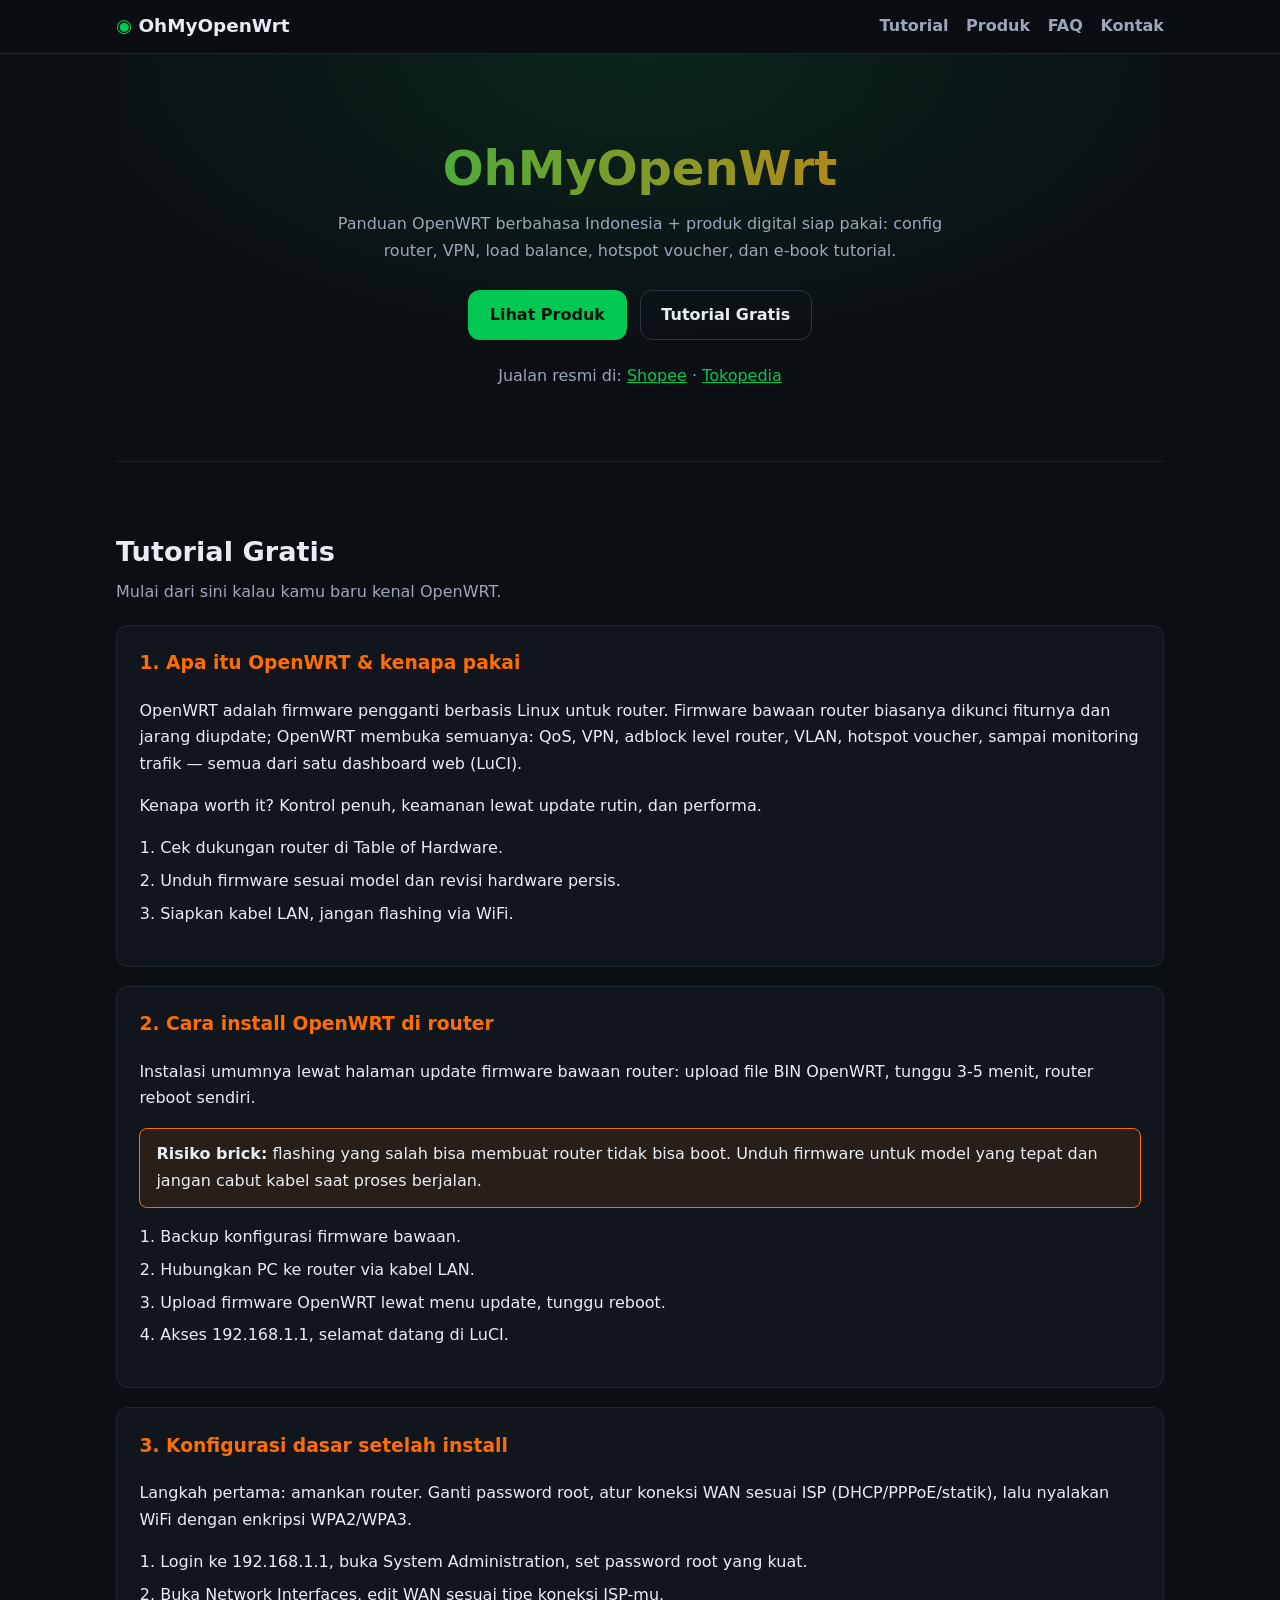
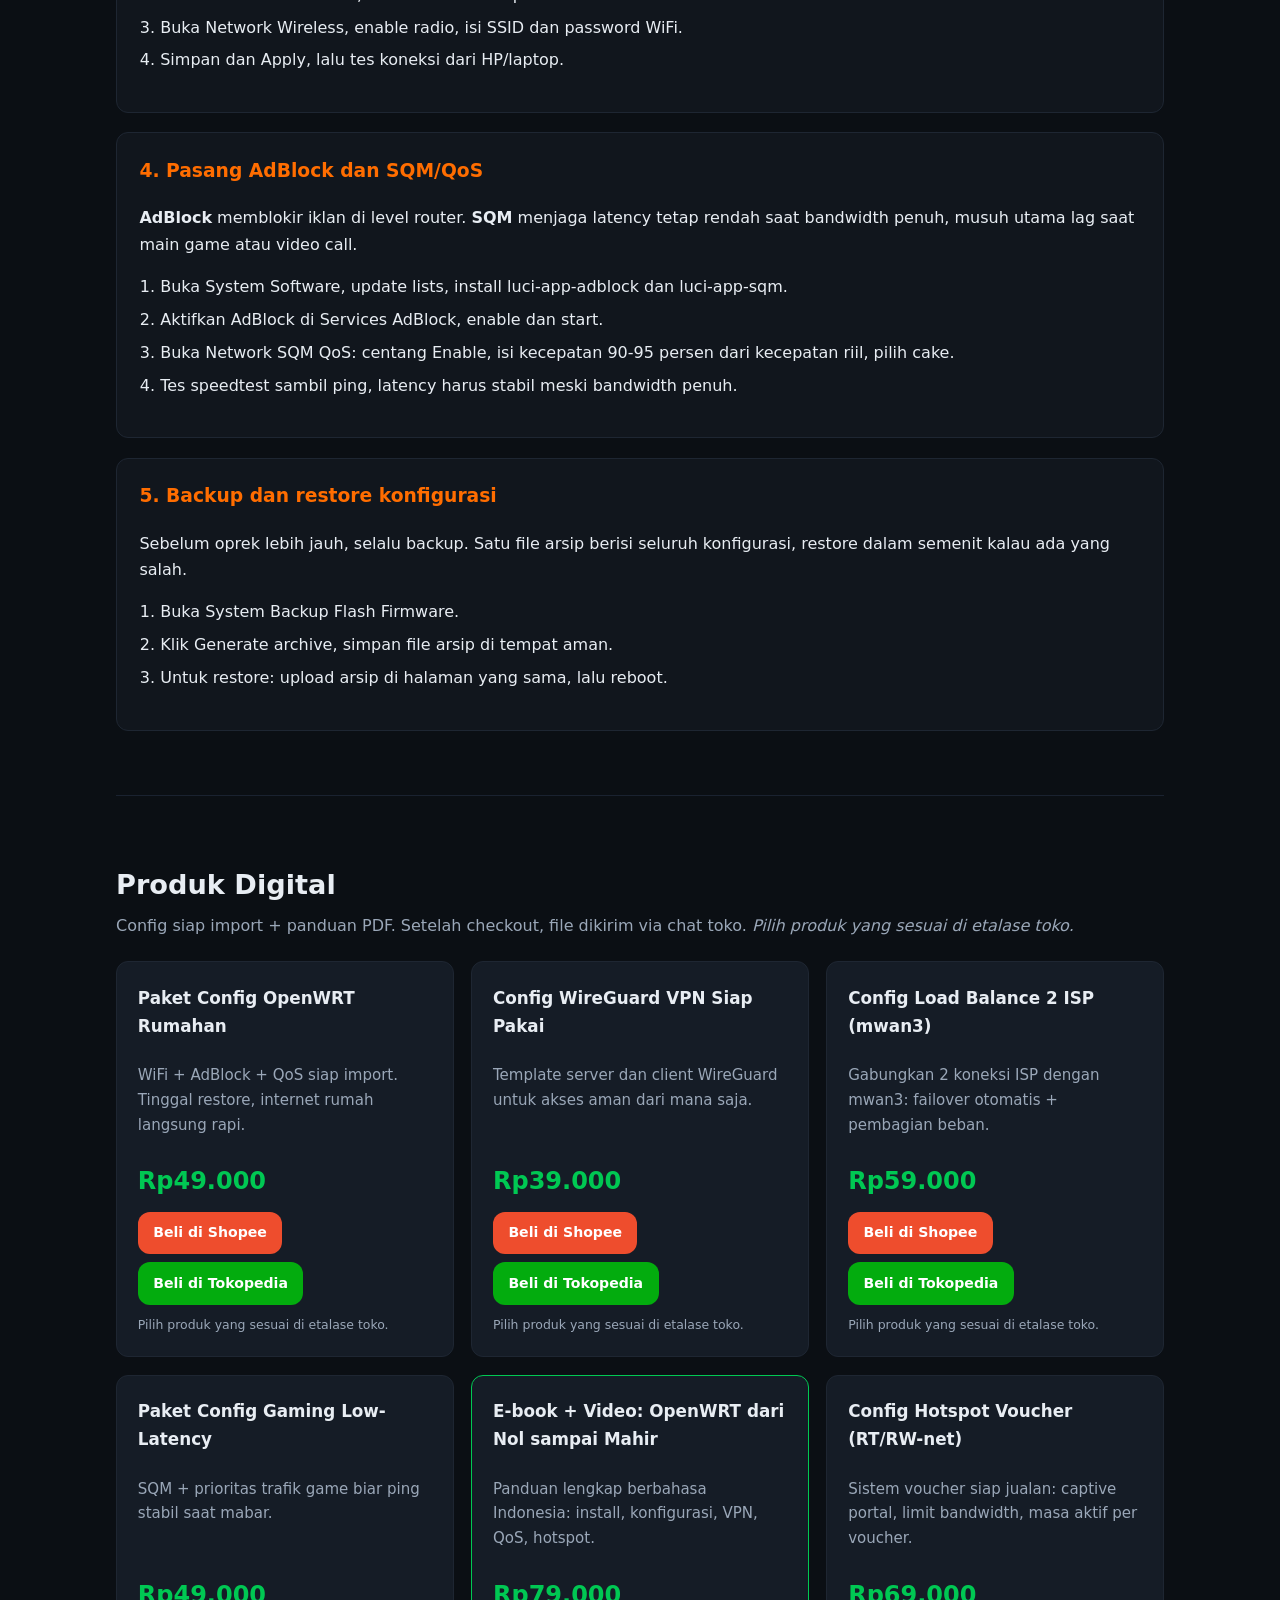
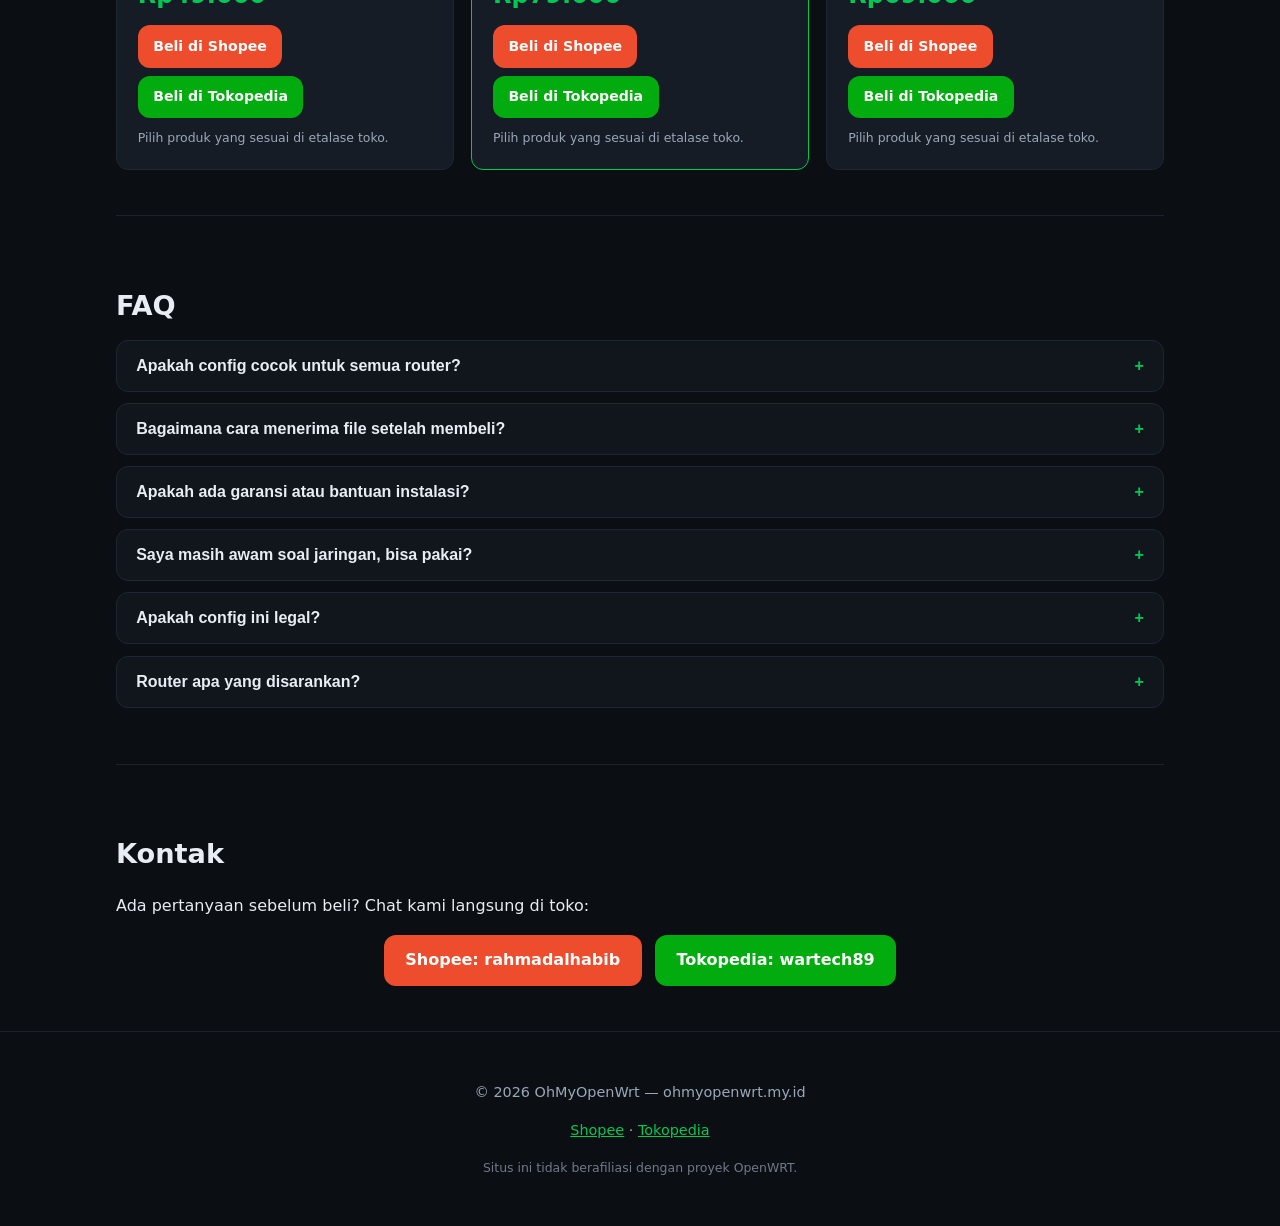
<file: index.html>
<!DOCTYPE html>
<html lang="id">
<head>
<meta charset="UTF-8">
<meta name="viewport" content="width=device-width, initial-scale=1.0">
<title>OhMyOpenWrt — Panduan & Produk Digital OpenWRT Bahasa Indonesia</title>
<meta name="description" content="OhMyOpenWrt: panduan OpenWRT berbahasa Indonesia + produk digital siap pakai — config router, VPN, load balance, hotspot voucher, dan e-book tutorial.">
<meta name="robots" content="index, follow">
<meta name="theme-color" content="#0d1117">
<link rel="canonical" href="https://ohmyopenwrt.my.id/">
<link rel="alternate" hreflang="id" href="https://ohmyopenwrt.my.id/">
<meta property="og:type" content="website">
<meta property="og:site_name" content="OhMyOpenWrt">
<meta property="og:locale" content="id_ID">
<meta property="og:title" content="OhMyOpenWrt — Panduan & Produk Digital OpenWRT">
<meta property="og:description" content="Tutorial OpenWRT gratis + config siap pakai: rumahan, gaming, VPN, load balance 2 ISP, hotspot voucher.">
<meta property="og:url" content="https://ohmyopenwrt.my.id/">
<meta property="og:image" content="https://ohmyopenwrt.my.id/og-image.jpg">
<meta property="og:image:width" content="2240">
<meta property="og:image:height" content="1120">
<meta property="og:image:alt" content="OhMyOpenWrt — Panduan & Produk Digital OpenWRT Bahasa Indonesia">
<meta name="twitter:card" content="summary_large_image">
<meta name="twitter:title" content="OhMyOpenWrt — Panduan & Produk Digital OpenWRT">
<meta name="twitter:description" content="Tutorial OpenWRT gratis + config siap pakai: rumahan, gaming, VPN, load balance 2 ISP, hotspot voucher.">
<meta name="twitter:image" content="https://ohmyopenwrt.my.id/og-image.jpg">
<link rel="stylesheet" href="styles.css">
<script type="application/ld+json">
{"@context":"https://schema.org","@graph":[
{"@type":"Organization","name":"OhMyOpenWrt","url":"https://ohmyopenwrt.my.id/","logo":"https://ohmyopenwrt.my.id/og-image.jpg","sameAs":["https://shopee.co.id/rahmadalhabib","https://www.tokopedia.com/wartech89"]},
{"@type":"WebSite","name":"OhMyOpenWrt","url":"https://ohmyopenwrt.my.id/","inLanguage":"id"},
{"@type":"WebPage","name":"OhMyOpenWrt — Panduan & Produk Digital OpenWRT Bahasa Indonesia","url":"https://ohmyopenwrt.my.id/","inLanguage":"id","description":"Panduan OpenWRT berbahasa Indonesia + produk digital siap pakai: config router, VPN, load balance, hotspot voucher, dan e-book tutorial."},
{"@type":"ItemList","name":"Produk Digital OpenWRT","itemListElement":[
{"@type":"ListItem","position":1,"item":{"@type":"Product","name":"Paket Config OpenWRT Rumahan","description":"WiFi + AdBlock + QoS siap import untuk internet rumah.","url":"https://ohmyopenwrt.my.id/#produk","offers":{"@type":"Offer","price":"49000","priceCurrency":"IDR","availability":"https://schema.org/InStock"}}},
{"@type":"ListItem","position":2,"item":{"@type":"Product","name":"Config WireGuard VPN Siap Pakai","description":"Template server dan client WireGuard untuk akses aman dari mana saja.","url":"https://ohmyopenwrt.my.id/#produk","offers":{"@type":"Offer","price":"39000","priceCurrency":"IDR","availability":"https://schema.org/InStock"}}},
{"@type":"ListItem","position":3,"item":{"@type":"Product","name":"Config Load Balance 2 ISP","description":"Gabungkan 2 koneksi ISP dengan mwan3: failover otomatis + pembagian beban.","url":"https://ohmyopenwrt.my.id/#produk","offers":{"@type":"Offer","price":"59000","priceCurrency":"IDR","availability":"https://schema.org/InStock"}}},
{"@type":"ListItem","position":4,"item":{"@type":"Product","name":"Paket Config Gaming Low-Latency","description":"SQM + prioritas trafik game biar ping stabil saat mabar.","url":"https://ohmyopenwrt.my.id/#produk","offers":{"@type":"Offer","price":"49000","priceCurrency":"IDR","availability":"https://schema.org/InStock"}}},
{"@type":"ListItem","position":5,"item":{"@type":"Product","name":"E-book + Video Tutorial OpenWRT","description":"Panduan lengkap berbahasa Indonesia: install, konfigurasi, VPN, QoS, hotspot.","url":"https://ohmyopenwrt.my.id/#produk","offers":{"@type":"Offer","price":"79000","priceCurrency":"IDR","availability":"https://schema.org/InStock"}}},
{"@type":"ListItem","position":6,"item":{"@type":"Product","name":"Config Hotspot Voucher RT/RW-net","description":"Sistem voucher siap jualan: captive portal, limit bandwidth, masa aktif per voucher.","url":"https://ohmyopenwrt.my.id/#produk","offers":{"@type":"Offer","price":"69000","priceCurrency":"IDR","availability":"https://schema.org/InStock"}}}]},
{"@type":"FAQPage","mainEntity":[
{"@type":"Question","name":"Apakah config cocok untuk semua router?","acceptedAnswer":{"@type":"Answer","text":"Config dibuat untuk OpenWRT versi stabil terbaru dan cocok untuk kebanyakan router yang didukung OpenWRT. Kami bantu penyesuaian via chat toko bila perlu."}},
{"@type":"Question","name":"Bagaimana cara menerima file setelah membeli?","acceptedAnswer":{"@type":"Answer","text":"Setelah pembayaran terverifikasi, file dikirim via chat Shopee/Tokopedia dalam bentuk ZIP berisi file backup config + panduan PDF."}},
{"@type":"Question","name":"Apakah ada garansi atau bantuan instalasi?","acceptedAnswer":{"@type":"Answer","text":"Ya. Setiap pembelian mendapat garansi file 7 hari dan bantuan instalasi via chat toko sampai config berjalan."}},
{"@type":"Question","name":"Saya masih awam soal jaringan, bisa pakai?","acceptedAnswer":{"@type":"Answer","text":"Bisa. Setiap paket dilengkapi panduan restore langkah-demi-langkah berbahasa Indonesia."}},
{"@type":"Question","name":"Apakah config ini legal?","acceptedAnswer":{"@type":"Answer","text":"Ya, OpenWRT berlisensi GPL dan config yang dijual adalah karya original."}},
{"@type":"Question","name":"Router apa yang disarankan?","acceptedAnswer":{"@type":"Answer","text":"Disarankan router dengan RAM minimal 128MB agar semua fitur berjalan lancar."}}]}]}
</script>
</head>
<body>
<header class="site-header"><nav class="nav">
<a class="brand" href="#top">OhMyOpenWrt</a>
<button class="nav-toggle" aria-label="Buka menu">☰</button>
<div class="nav-links">
<a href="#tutorial">Tutorial</a><a href="#produk">Produk</a><a href="#faq">FAQ</a><a href="#kontak">Kontak</a>
</div></nav></header>
<main id="top">
<section class="hero">
<h1>OhMyOpenWrt</h1>
<p class="tagline">Panduan OpenWRT berbahasa Indonesia + produk digital siap pakai: config router, VPN, load balance, hotspot voucher, dan e-book tutorial.</p>
<div class="hero-cta">
<a class="btn btn-primary" href="#produk">Lihat Produk</a>
<a class="btn btn-ghost" href="#tutorial">Tutorial Gratis</a>
</div>
<p class="hero-stores">Jualan resmi di:
<a href="https://shopee.co.id/rahmadalhabib" target="_blank" rel="noopener">Shopee</a> ·
<a href="https://www.tokopedia.com/wartech89" target="_blank" rel="noopener">Tokopedia</a></p>
</section>
<section id="tutorial" class="section">
<h2>Tutorial Gratis</h2>
<p class="section-sub">Mulai dari sini kalau kamu baru kenal OpenWRT.</p>
<article class="tutorial">
<h3>1. Apa itu OpenWRT &amp; kenapa pakai</h3>
<p>OpenWRT adalah firmware pengganti berbasis Linux untuk router. Firmware bawaan router biasanya dikunci fiturnya dan jarang diupdate; OpenWRT membuka semuanya: QoS, VPN, adblock level router, VLAN, hotspot voucher, sampai monitoring trafik — semua dari satu dashboard web (LuCI).</p>
<p>Kenapa worth it? Kontrol penuh, keamanan lewat update rutin, dan performa.</p>
<ol>
<li>Cek dukungan router di Table of Hardware.</li>
<li>Unduh firmware sesuai model dan revisi hardware persis.</li>
<li>Siapkan kabel LAN, jangan flashing via WiFi.</li>
</ol>
</article>
<article class="tutorial">
<h3>2. Cara install OpenWRT di router</h3>
<p>Instalasi umumnya lewat halaman update firmware bawaan router: upload file BIN OpenWRT, tunggu 3-5 menit, router reboot sendiri.</p>
<p class="warning"><strong>Risiko brick:</strong> flashing yang salah bisa membuat router tidak bisa boot. Unduh firmware untuk model yang tepat dan jangan cabut kabel saat proses berjalan.</p>
<ol>
<li>Backup konfigurasi firmware bawaan.</li>
<li>Hubungkan PC ke router via kabel LAN.</li>
<li>Upload firmware OpenWRT lewat menu update, tunggu reboot.</li>
<li>Akses 192.168.1.1, selamat datang di LuCI.</li>
</ol>
</article>
<article class="tutorial">
<h3>3. Konfigurasi dasar setelah install</h3>
<p>Langkah pertama: amankan router. Ganti password root, atur koneksi WAN sesuai ISP (DHCP/PPPoE/statik), lalu nyalakan WiFi dengan enkripsi WPA2/WPA3.</p>
<ol>
<li>Login ke 192.168.1.1, buka System Administration, set password root yang kuat.</li>
<li>Buka Network Interfaces, edit WAN sesuai tipe koneksi ISP-mu.</li>
<li>Buka Network Wireless, enable radio, isi SSID dan password WiFi.</li>
<li>Simpan dan Apply, lalu tes koneksi dari HP/laptop.</li>
</ol>
</article>
<article class="tutorial">
<h3>4. Pasang AdBlock dan SQM/QoS</h3>
<p><strong>AdBlock</strong> memblokir iklan di level router. <strong>SQM</strong> menjaga latency tetap rendah saat bandwidth penuh, musuh utama lag saat main game atau video call.</p>
<ol>
<li>Buka System Software, update lists, install luci-app-adblock dan luci-app-sqm.</li>
<li>Aktifkan AdBlock di Services AdBlock, enable dan start.</li>
<li>Buka Network SQM QoS: centang Enable, isi kecepatan 90-95 persen dari kecepatan riil, pilih cake.</li>
<li>Tes speedtest sambil ping, latency harus stabil meski bandwidth penuh.</li>
</ol>
</article>
<article class="tutorial">
<h3>5. Backup dan restore konfigurasi</h3>
<p>Sebelum oprek lebih jauh, selalu backup. Satu file arsip berisi seluruh konfigurasi, restore dalam semenit kalau ada yang salah.</p>
<ol>
<li>Buka System Backup Flash Firmware.</li>
<li>Klik Generate archive, simpan file arsip di tempat aman.</li>
<li>Untuk restore: upload arsip di halaman yang sama, lalu reboot.</li>
</ol>
</article>
</section>
<section id="produk" class="section">
<h2>Produk Digital</h2>
<p class="section-sub">Config siap import + panduan PDF. Setelah checkout, file dikirim via chat toko. <em>Pilih produk yang sesuai di etalase toko.</em></p>
<div class="product-grid">
<div class="card">
<h3>Paket Config OpenWRT Rumahan</h3>
<p>WiFi + AdBlock + QoS siap import. Tinggal restore, internet rumah langsung rapi.</p>
<div class="price">Rp49.000</div>
<div class="buy">
<a class="btn btn-shopee" href="https://shopee.co.id/rahmadalhabib" target="_blank" rel="noopener">Beli di Shopee</a>
<a class="btn btn-tokped" href="https://www.tokopedia.com/wartech89" target="_blank" rel="noopener">Beli di Tokopedia</a>
</div>
<small class="note">Pilih produk yang sesuai di etalase toko.</small>
</div>
<div class="card">
<h3>Config WireGuard VPN Siap Pakai</h3>
<p>Template server dan client WireGuard untuk akses aman dari mana saja.</p>
<div class="price">Rp39.000</div>
<div class="buy">
<a class="btn btn-shopee" href="https://shopee.co.id/rahmadalhabib" target="_blank" rel="noopener">Beli di Shopee</a>
<a class="btn btn-tokped" href="https://www.tokopedia.com/wartech89" target="_blank" rel="noopener">Beli di Tokopedia</a>
</div>
<small class="note">Pilih produk yang sesuai di etalase toko.</small>
</div>
<div class="card">
<h3>Config Load Balance 2 ISP (mwan3)</h3>
<p>Gabungkan 2 koneksi ISP dengan mwan3: failover otomatis + pembagian beban.</p>
<div class="price">Rp59.000</div>
<div class="buy">
<a class="btn btn-shopee" href="https://shopee.co.id/rahmadalhabib" target="_blank" rel="noopener">Beli di Shopee</a>
<a class="btn btn-tokped" href="https://www.tokopedia.com/wartech89" target="_blank" rel="noopener">Beli di Tokopedia</a>
</div>
<small class="note">Pilih produk yang sesuai di etalase toko.</small>
</div>
<div class="card">
<h3>Paket Config Gaming Low-Latency</h3>
<p>SQM + prioritas trafik game biar ping stabil saat mabar.</p>
<div class="price">Rp49.000</div>
<div class="buy">
<a class="btn btn-shopee" href="https://shopee.co.id/rahmadalhabib" target="_blank" rel="noopener">Beli di Shopee</a>
<a class="btn btn-tokped" href="https://www.tokopedia.com/wartech89" target="_blank" rel="noopener">Beli di Tokopedia</a>
</div>
<small class="note">Pilih produk yang sesuai di etalase toko.</small>
</div>
<div class="card featured">
<h3>E-book + Video: OpenWRT dari Nol sampai Mahir</h3>
<p>Panduan lengkap berbahasa Indonesia: install, konfigurasi, VPN, QoS, hotspot.</p>
<div class="price">Rp79.000</div>
<div class="buy">
<a class="btn btn-shopee" href="https://shopee.co.id/rahmadalhabib" target="_blank" rel="noopener">Beli di Shopee</a>
<a class="btn btn-tokped" href="https://www.tokopedia.com/wartech89" target="_blank" rel="noopener">Beli di Tokopedia</a>
</div>
<small class="note">Pilih produk yang sesuai di etalase toko.</small>
</div>
<div class="card">
<h3>Config Hotspot Voucher (RT/RW-net)</h3>
<p>Sistem voucher siap jualan: captive portal, limit bandwidth, masa aktif per voucher.</p>
<div class="price">Rp69.000</div>
<div class="buy">
<a class="btn btn-shopee" href="https://shopee.co.id/rahmadalhabib" target="_blank" rel="noopener">Beli di Shopee</a>
<a class="btn btn-tokped" href="https://www.tokopedia.com/wartech89" target="_blank" rel="noopener">Beli di Tokopedia</a>
</div>
<small class="note">Pilih produk yang sesuai di etalase toko.</small>
</div>
</div>
</section>
<section id="faq" class="section">
<h2>FAQ</h2>
<div class="faq-list">
<div class="faq-item">
<button class="faq-q">Apakah config cocok untuk semua router?</button>
<div class="faq-a"><p>Config dibuat untuk OpenWRT versi stabil terbaru dan cocok untuk kebanyakan router yang didukung OpenWRT. Kami bantu penyesuaian via chat toko bila perlu.</p></div>
</div>
<div class="faq-item">
<button class="faq-q">Bagaimana cara menerima file setelah membeli?</button>
<div class="faq-a"><p>Setelah pembayaran terverifikasi, file dikirim via chat Shopee/Tokopedia dalam bentuk ZIP berisi file backup config + panduan PDF.</p></div>
</div>
<div class="faq-item">
<button class="faq-q">Apakah ada garansi atau bantuan instalasi?</button>
<div class="faq-a"><p>Ya. Setiap pembelian mendapat garansi file 7 hari dan bantuan instalasi via chat toko sampai config berjalan.</p></div>
</div>
<div class="faq-item">
<button class="faq-q">Saya masih awam soal jaringan, bisa pakai?</button>
<div class="faq-a"><p>Bisa. Setiap paket dilengkapi panduan restore langkah-demi-langkah.</p></div>
</div>
<div class="faq-item">
<button class="faq-q">Apakah config ini legal?</button>
<div class="faq-a"><p>Ya, OpenWRT berlisensi GPL.</p></div>
</div>
<div class="faq-item">
<button class="faq-q">Router apa yang disarankan?</button>
<div class="faq-a"><p>RAM minimal 128MB.</p></div>
</div>
</div>
</section>
<section id="kontak" class="section">
<h2>Kontak</h2>
<p>Ada pertanyaan sebelum beli? Chat kami langsung di toko:</p>
<div class="hero-cta">
<a class="btn btn-shopee" href="https://shopee.co.id/rahmadalhabib" target="_blank" rel="noopener">Shopee: rahmadalhabib</a>
<a class="btn btn-tokped" href="https://www.tokopedia.com/wartech89" target="_blank" rel="noopener">Tokopedia: wartech89</a>
</div>
</section>
</main>
<footer class="site-footer">
<p>© 2026 OhMyOpenWrt — ohmyopenwrt.my.id</p>
<p><a href="https://shopee.co.id/rahmadalhabib" target="_blank" rel="noopener">Shopee</a> · <a href="https://www.tokopedia.com/wartech89" target="_blank" rel="noopener">Tokopedia</a></p>
<p class="disclaimer">Situs ini tidak berafiliasi dengan proyek OpenWRT.</p>
</footer>
<script src="app.js" defer></script>
</body>
</html>
</file>
<file: styles.css>
:root{
  --bg:#0b0f14; --bg2:#11161d; --card:#151c26;
  --text:#e8edf3; --muted:#9aa7b8;
  --green:#00c853; --orange:#ff6d00;
  --shopee:#ee4d2d; --tokped:#03ac0e;
  --radius:12px;
}
*{box-sizing:border-box}
html{scroll-behavior:smooth}
body{margin:0;background:var(--bg);color:var(--text);
  font-family:system-ui,-apple-system,"Segoe UI",Roboto,Arial,sans-serif;
  line-height:1.65}
a{color:var(--green)}
.site-header{position:sticky;top:0;z-index:50;
  background:rgba(11,15,20,.92);backdrop-filter:blur(8px);
  border-bottom:1px solid #1e2632}
.nav{max-width:1080px;margin:0 auto;padding:.7rem 1rem;
  display:flex;align-items:center;justify-content:space-between}
.brand{font-weight:800;font-size:1.15rem;color:var(--text);text-decoration:none}
.brand::before{content:"◉ ";color:var(--green)}
.nav-links{display:flex;gap:1.1rem}
.nav-links a{color:var(--muted);text-decoration:none;font-weight:600}
.nav-links a:hover{color:var(--green)}
.nav-toggle{display:none;background:none;border:1px solid #2a3442;
  color:var(--text);border-radius:8px;padding:.3rem .6rem;font-size:1.1rem}
main{max-width:1080px;margin:0 auto;padding:0 1rem}
.hero{text-align:center;padding:4.5rem 1rem 3.5rem;
  background:radial-gradient(600px 300px at 50% 0%,rgba(0,200,83,.12),transparent)}
.hero h1{font-size:3rem;margin:.2rem 0;
  background:linear-gradient(90deg,var(--green),var(--orange));
  -webkit-background-clip:text;background-clip:text;color:transparent}
.tagline{color:var(--muted);max-width:640px;margin:0 auto 1.6rem}
.hero-cta{display:flex;gap:.8rem;justify-content:center;flex-wrap:wrap}
.hero-stores{margin-top:1.4rem;color:var(--muted)}
.btn{display:inline-block;padding:.7rem 1.3rem;border-radius:var(--radius);
  font-weight:700;text-decoration:none;border:1px solid transparent;
  transition:transform .12s ease}
.btn:hover{transform:translateY(-2px)}
.btn-primary{background:var(--green);color:#04120a}
.btn-ghost{border-color:#2a3442;color:var(--text)}
.btn-shopee{background:var(--shopee);color:#fff}
.btn-tokped{background:var(--tokped);color:#fff}
.section{padding:2.8rem 0;border-top:1px solid #1a2230}
.section h2{font-size:1.7rem;margin-bottom:.3rem}
.section-sub{color:var(--muted);margin-top:0}
.tutorial{background:var(--bg2);border:1px solid #1e2632;
  border-radius:var(--radius);padding:1.4rem;margin:1.2rem 0}
.tutorial h3{margin-top:0;color:var(--orange)}
.tutorial code{background:#0b0f14;padding:.1rem .4rem;border-radius:6px;
  color:var(--green);font-size:.92em}
.tutorial ol{padding-left:1.3rem}
.tutorial li{margin:.4rem 0}
.warning{background:rgba(255,109,0,.1);border:1px solid var(--orange);
  border-radius:8px;padding:.8rem 1rem}
.product-grid{display:grid;grid-template-columns:repeat(3,1fr);gap:1.1rem;margin-top:1.4rem}
.card{background:var(--card);border:1px solid #1e2632;border-radius:var(--radius);
  padding:1.3rem;display:flex;flex-direction:column}
.card.featured{border-color:var(--green)}
.card h3{margin:.1rem 0 .5rem;font-size:1.05rem}
.card p{color:var(--muted);font-size:.94rem;flex:1}
.price{font-size:1.5rem;font-weight:800;color:var(--green);margin:.6rem 0}
.buy{display:flex;gap:.5rem;flex-wrap:wrap}
.buy .btn{padding:.55rem .9rem;font-size:.88rem}
.note{color:var(--muted);font-size:.78rem;margin-top:.6rem}
.faq-item{border:1px solid #1e2632;border-radius:var(--radius);
  margin:.7rem 0;background:var(--bg2);overflow:hidden}
.faq-q{width:100%;text-align:left;background:none;border:none;color:var(--text);
  font-size:1rem;font-weight:700;padding:1rem 1.2rem;cursor:pointer}
.faq-q::after{content:"+";float:right;color:var(--green)}
.faq-item.open .faq-q::after{content:"–"}
.faq-a{max-height:0;overflow:hidden;transition:max-height .25s ease}
.faq-a p{padding:0 1.2rem 1rem;margin:0;color:var(--muted)}
.site-footer{text-align:center;padding:2.2rem 1rem;color:var(--muted);
  border-top:1px solid #1a2230;font-size:.9rem}
.disclaimer{font-size:.78rem;opacity:.7}
@media(max-width:860px){.product-grid{grid-template-columns:repeat(2,1fr)}}
@media(max-width:600px){
  .product-grid{grid-template-columns:1fr}
  .nav-toggle{display:block}
  .nav-links{display:none;position:absolute;top:100%;left:0;right:0;
    background:var(--bg2);flex-direction:column;padding:1rem;gap:.8rem;
    border-bottom:1px solid #1e2632}
  .nav-links.show{display:flex}
  .hero h1{font-size:2.2rem}
  .site-header{position:sticky}
  .nav{position:relative}
}
</file>
